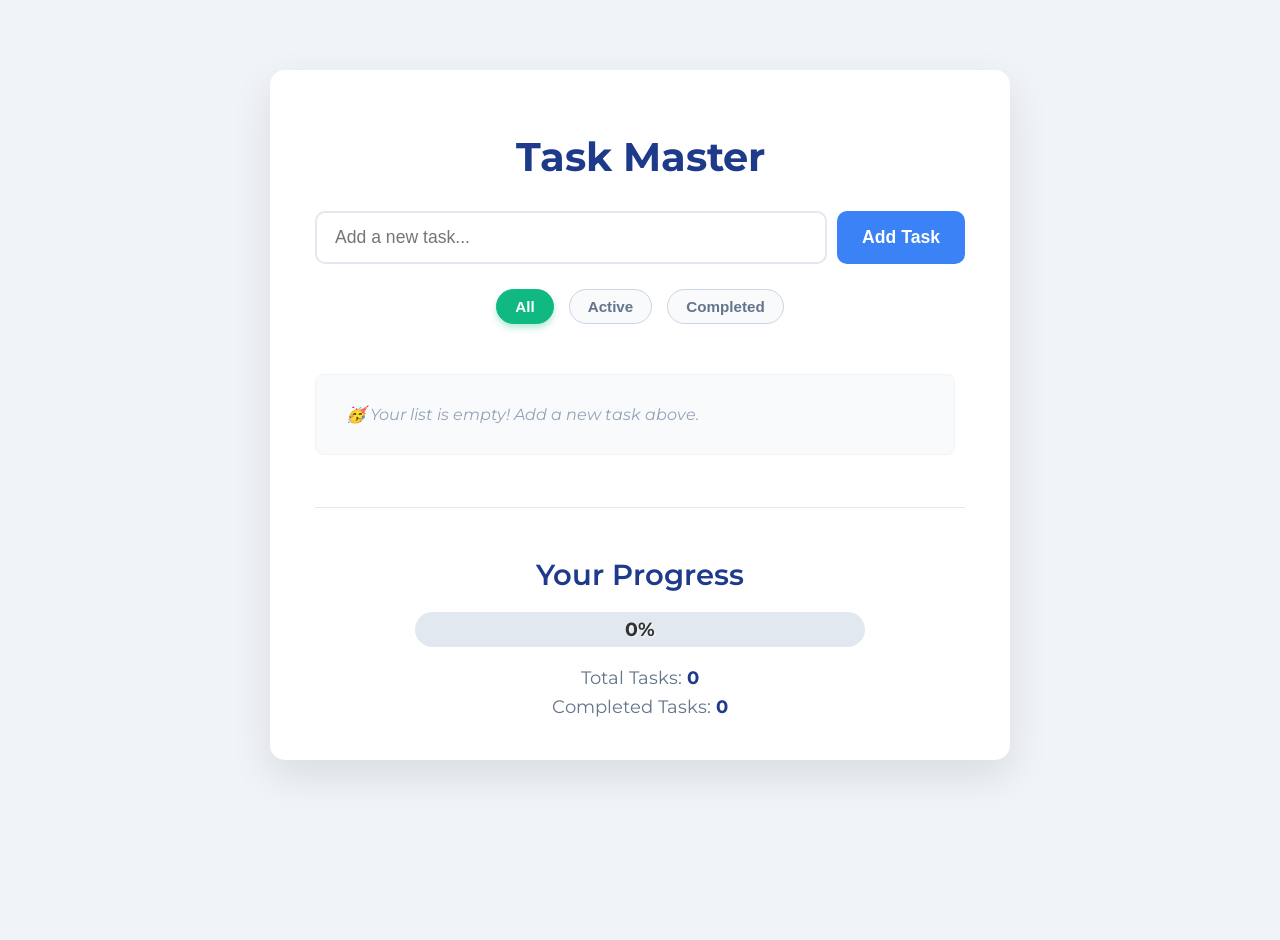
<file: public/index.html>
<!DOCTYPE html>
<html lang="en">
<head>
    <meta charset="UTF-8">
    <meta name="viewport" content="width=device-width, initial-scale=1.0">
    <title>Pure Client Task Master</title>
    <link rel="stylesheet" href="style.css">
    <link href="https://fonts.googleapis.com/css2?family=Montserrat:wght@400;600;700&display=swap" rel="stylesheet">
</head>
<body>
    <div class="container">
        <h1>Task Master</h1>

        <div class="task-input">
            <input type="text" id="newTaskInput" placeholder="Add a new task...">
            <button id="addTaskBtn">Add Task</button>
        </div>

        <div class="filters">
            <button id="filterAll" class="active">All</button>
            <button id="filterActive">Active</button>
            <button id="filterCompleted">Completed</button>
        </div>

        <ul id="taskList">
            </ul>

        <div class="progress-section">
            <h2>Your Progress</h2>
            <div class="progress-bar-container">
                <div class="progress-bar" id="progressBar"></div>
                <span id="progressText">0%</span>
            </div>
            <p>Total Tasks: <span id="totalTasks">0</span></p>
            <p>Completed Tasks: <span id="completedTasks">0</span></p>
        </div>
    </div>

    <script src="script.js"></script>
</body>
</html>
</file>
<file: public/style.css>
/* --- Base Styles --- */
body {
    font-family: 'Montserrat', sans-serif;
    background-color: #f0f4f8;
    display: flex;
    justify-content: center;
    align-items: flex-start;
    min-height: 100vh;
    margin: 20px;
    color: #333;
    box-sizing: border-box;
}

.container {
    background-color: #ffffff;
    padding: 35px 45px;
    border-radius: 15px;
    box-shadow: 0 15px 40px rgba(0, 0, 0, 0.1);
    width: 100%;
    max-width: 650px;
    margin-top: 50px;
}

h1 {
    text-align: center;
    color: #1e3a8a;
    margin-bottom: 30px;
    font-size: 2.5em;
    font-weight: 700;
}

/* --- Task Input Section --- */
.task-input {
    display: flex;
    margin-bottom: 25px;
}

.task-input input {
    flex-grow: 1;
    padding: 14px 18px;
    border: 2px solid #e2e8f0;
    border-radius: 10px;
    font-size: 1.1em;
    outline: none;
    transition: border-color 0.3s ease, box-shadow 0.3s ease;
}

.task-input input:focus {
    border-color: #3b82f6;
    box-shadow: 0 0 0 3px rgba(59, 130, 246, 0.3);
}

.task-input button {
    background-color: #3b82f6;
    color: white;
    border: none;
    padding: 14px 25px;
    border-radius: 10px;
    margin-left: 10px;
    cursor: pointer;
    font-size: 1.1em;
    font-weight: 600;
    transition: background-color 0.3s ease, transform 0.1s;
}

.task-input button:hover {
    background-color: #2563eb;
}

.task-input button:active {
    transform: scale(0.98);
}

/* --- Filters Section --- */
.filters {
    display: flex;
    justify-content: center;
    margin-bottom: 30px;
    gap: 15px;
}

.filters button {
    background-color: #f8fafc;
    color: #64748b;
    border: 1px solid #cbd5e1;
    padding: 8px 18px;
    border-radius: 25px;
    cursor: pointer;
    font-size: 0.95em;
    font-weight: 600;
    transition: all 0.3s ease;
}

.filters button:hover {
    background-color: #e2e8f0;
}

.filters button.active {
    background-color: #10b981;
    color: white;
    border-color: #10b981;
    box-shadow: 0 4px 6px rgba(16, 185, 129, 0.3);
}

/* --- Task List Section --- */
#taskList {
    list-style: none;
    padding: 0;
    margin-bottom: 30px;
    max-height: 400px;
    overflow-y: auto;
    padding-right: 10px;
}

/* Custom Scrollbar Styling (The "Cool" Part) */
#taskList::-webkit-scrollbar {
    width: 8px;
}

#taskList::-webkit-scrollbar-track {
    background: #f0f4f8;
    border-radius: 10px;
}

#taskList::-webkit-scrollbar-thumb {
    background: #3b82f6; 
    border-radius: 10px;
}

#taskList::-webkit-scrollbar-thumb:hover {
    background: #2563eb;
}

#taskList li {
    display: flex;
    align-items: center;
    background-color: #ffffff;
    padding: 15px 20px;
    border-radius: 8px;
    margin-bottom: 12px;
    border: 1px solid #f0f4f8;
    box-shadow: 0 2px 5px rgba(0, 0, 0, 0.05);
    transition: all 0.3s ease;
}

#taskList li:hover {
    transform: translateY(-2px);
    box-shadow: 0 4px 10px rgba(0, 0, 0, 0.1);
}

#taskList li.completed {
    border-left: 5px solid #10b981;
    background-color: #f0fff4;
}

#taskList li.completed .task-text {
    text-decoration: line-through;
    color: #94a3b8;
}

#taskList li input[type="checkbox"] {
    margin-right: 15px;
    width: 20px;
    height: 20px;
    cursor: pointer;
    accent-color: #10b981;
}

.task-text {
    flex-grow: 1;
    font-size: 1.1em;
    color: #333;
    user-select: none;
}

.task-actions {
    display: flex;
    gap: 8px;
    margin-left: 15px;
}

.task-actions button {
    background: none;
    border: none;
    cursor: pointer;
    font-size: 1.2em;
    padding: 5px;
    transition: color 0.2s ease, transform 0.1s;
}

.task-actions button:active {
    transform: scale(0.9);
}

.task-actions .edit-btn {
    color: #f59e0b;
}
.task-actions .edit-btn:hover {
    color: #d97706;
}

.task-actions .delete-btn {
    color: #ef4444;
}
.task-actions .delete-btn:hover {
    color: #dc2626;
}

/* Cool Animation for Deletion */
@keyframes fadeOut {
    from {
        opacity: 1;
        transform: scale(1) translateY(0);
        height: auto;
        padding: 15px 20px;
        margin-bottom: 12px;
    }
    to {
        opacity: 0;
        transform: scale(0.95) translateY(-10px);
        height: 0;
        padding: 0;
        margin-bottom: 0;
        visibility: hidden;
    }
}

.deleting {
    animation: fadeOut 0.4s ease-out forwards;
}

/* Empty State Message (UX Improvement) */
.no-tasks-message {
    text-align: center;
    color: #94a3b8 !important;
    font-style: italic;
    padding: 30px !important;
    background-color: #f8fafc !important;
    border: 2px dashed #e2e8f0;
    border-radius: 10px;
    margin-top: 20px;
    transition: none !important;
    transform: none !important;
    box-shadow: none !important;
}

/* --- Progress Section --- */
.progress-section {
    margin-top: 40px;
    padding-top: 25px;
    border-top: 1px solid #e2e8f0;
    text-align: center;
}

.progress-section h2 {
    color: #1e3a8a;
    margin-bottom: 20px;
    font-size: 1.8em;
    font-weight: 600;
}

.progress-bar-container {
    width: 90%;
    max-width: 450px;
    background-color: #e2e8f0;
    border-radius: 20px;
    height: 35px;
    margin: 0 auto 20px auto;
    overflow: hidden;
    position: relative;
}

.progress-bar {
    height: 100%;
    width: 0%;
    background-color: #10b981;
    border-radius: 20px;
    transition: width 0.7s cubic-bezier(0.25, 0.46, 0.45, 0.94);
}

#progressText {
    position: absolute;
    width: 100%;
    top: 50%;
    left: 50%;
    transform: translate(-50%, -50%);
    font-weight: 700;
    color: #333;
    font-size: 1.2em;
    text-shadow: 1px 1px 2px rgba(255, 255, 255, 0.9);
}

.progress-section p {
    font-size: 1.1em;
    margin: 8px 0;
    color: #64748b;
}

.progress-section p span {
    font-weight: 700;
    color: #1e3a8a;
}

/* Responsive adjustments */
@media (max-width: 550px) {
    .container {
        padding: 25px 30px;
    }

    .task-input {
        flex-direction: column;
    }

    .task-input input {
        width: 100%;
    }

    .task-input button {
        margin-left: 0;
        margin-top: 10px;
    }
}
</file>
